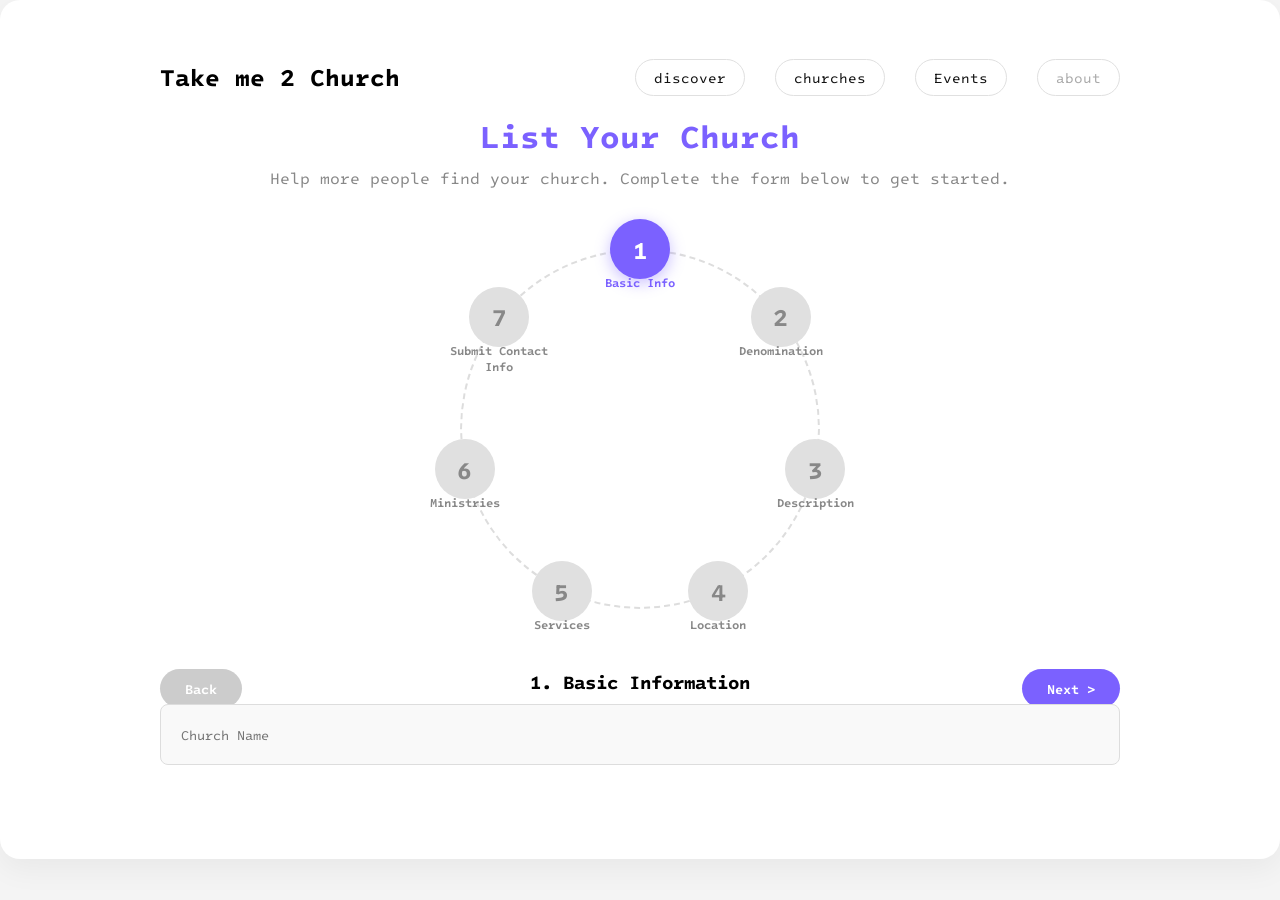
<file: about.html>
<!DOCTYPE html>
<html lang="en">
<head>
    <meta charset="UTF-8">
    <meta name="viewport" content="width=device-width, initial-scale=1.0">
    <title>about</title>
    <link rel="stylesheet" href="about.css">
    <link rel="stylesheet" href="main.css">
    <link href="https://fonts.googleapis.com/css2?family=Intel+One+Mono:wght@300;400;500;600;700&display=swap" rel="stylesheet">
</head>
<body>
   <!-- <header id="navbar"></header> -->
  <!-- <script src="/.js/nav.js"></script> -->

  <div class="main-container">
        
        <!-- HEADER -->
        <header>
          <header id="navbar"></header>
            <script src="nav.js"></script>
            <h1>List Your Church</h1>
            <p>Help more people find your church. Complete the form below to get started.</p>
        </header>

        <!-- THE CIRCULAR NAVIGATION -->
        <div class="circle-container">
            <div class="circle-path"></div> <!-- Visual dashed line (optional) -->
            
            <div class="steps-wrapper">
                <!-- Step 1 -->
                <div class="step-item active" data-step="1" style="--i:0;">
                    <div class="circle">1</div>
                    <span class="label">Basic Info</span>
                </div>
                <!-- Step 2 -->
                <div class="step-item" data-step="2" style="--i:1;">
                    <div class="circle">2</div>
                    <span class="label">Denomination</span>
                </div>
                <!-- Step 3 -->
                <div class="step-item" data-step="3" style="--i:2;">
                    <div class="circle">3</div>
                    <span class="label">Description</span>
                </div>
                <!-- Step 4 -->
                <div class="step-item" data-step="4" style="--i:3;">
                    <div class="circle">4</div>
                    <span class="label">Location</span>
                </div>
                <!-- Step 5 -->
                <div class="step-item" data-step="5" style="--i:4;">
                    <div class="circle">5</div>
                    <span class="label">Services</span>
                </div>
                <!-- Step 6 -->
                <div class="step-item" data-step="6" style="--i:5;">
                    <div class="circle">6</div>
                    <span class="label">Ministries</span>
                </div>
                <!-- Step 7 -->
                <div class="step-item" data-step="7" style="--i:6;">
                    <div class="circle">7</div>
                    <span class="label">Submit Contact Info</span>
                </div>
            </div>
        </div>

        <!-- THE FORM CONTENT -->
        <div class="form-content">
            <!-- We will toggle visibility of these forms -->
            <div class="form-step active" id="form-1">
                <h3>1. Basic Information</h3>
                <input type="text" placeholder="Church Name">
            </div>
            <div class="form-step" id="form-2">
                <h3>2. Denomination</h3>
                <input type="text" placeholder="e.g. Baptist, Catholic">
            </div>
            <div class="form-step" id="form-3">
                <h3>3. Short Description</h3>
                <textarea placeholder="Tell us about your church..."></textarea>
            </div>
            <div class="form-step" id="form-4">
                <h3>4. Location</h3>
                <input type="text" placeholder="Address">
            </div>
            <div class="form-step" id="form-5">
                <h3>5. Service Times</h3>
                <input type="text" placeholder="e.g. Sundays at 10 AM">
            </div>
            <div class="form-step" id="form-6">
                <h3>6. Ministries</h3>
                <input type="text" placeholder="e.g. Youth, Children's Ministry">
            </div>
            <div class="form-step" id="form-7">
                <h3>7. Contact Information</h3>
                <input type="text" placeholder="Email or Phone">
            <!-- Add other steps as needed... -->
        </div>

        <!-- CONTROLS -->
        <div class="controls">
            <button id="prevBtn" type="button" disabled>Back</button>
            <button id="nextBtn" type="button">Next ></button>
        </div>

    </div>
    <script src="about.js"></script>
  <script src="https://cdnjs.cloudflare.com/ajax/libs/gsap/3.12.5/gsap.min.js"></script>



</body>
</html>
</file>
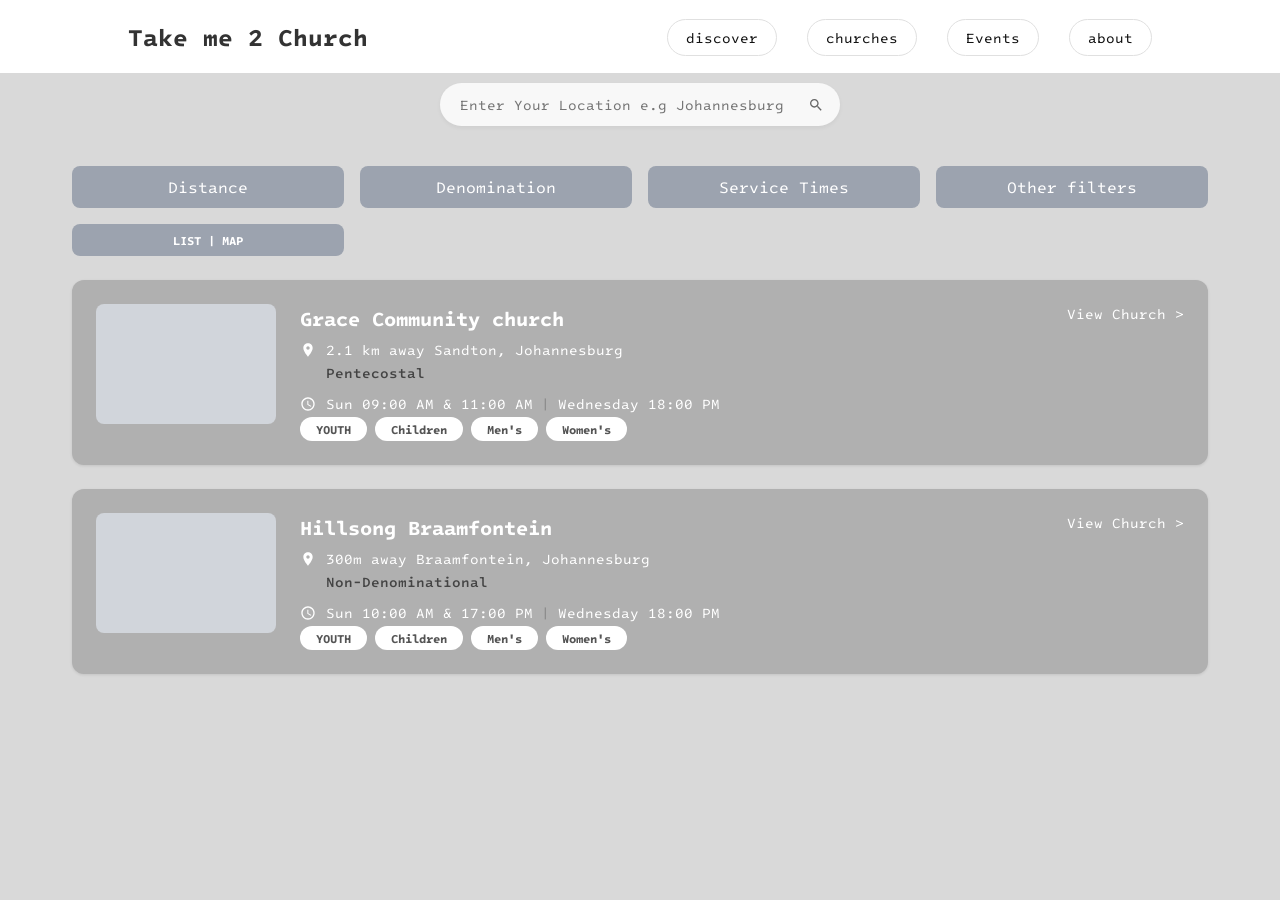
<file: discover.html>
<!DOCTYPE html>
<html lang="en">
<head>
    <meta charset="UTF-8">
    <meta name="viewport" content="width=device-width, initial-scale=1.0">
    <title>Discover</title>
    <link rel="stylesheet" href="main.css">
    <link rel="stylesheet" href="discover.css">
        <link href="https://fonts.googleapis.com/css2?family=Intel+One+Mono:wght@300;400;500;600;700&display=swap" rel="stylesheet">
</head>
<body>
    <header id="navbar"></header>
    <script src="nav.js"></script>
    <main class="container">

        <!-- Search -->
        <div class="search-wrapper">
            <div class="search-box">
                <input type="text" placeholder="Enter Your Location e.g Johannesburg">
                <!-- SVG Search Icon -->
                <svg class="search-icon" xmlns="http://www.w3.org/2000/svg" viewBox="0 0 24 24">
                    <path d="M15.5 14h-.79l-.28-.27C15.41 12.59 16 11.11 16 9.5 16 5.91 13.09 3 9.5 3S3 5.91 3 9.5 5.91 16 9.5 16c1.61 0 3.09-.59 4.23-1.57l.27.28v.79l5 4.99L20.49 19l-4.99-5zm-6 0C7.01 14 5 11.99 5 9.5S7.01 5 9.5 5 14 7.01 14 9.5 11.99 14 9.5 14z"/>
                </svg>
            </div>
        </div>

        <!-- Filters -->
        <div class="filter-section">
            <div class="filter-grid">
                <button class="filter-btn">Distance</button>
                <button class="filter-btn">Denomination</button>
                <button class="filter-btn">Service Times</button>
                <button class="filter-btn">Other filters</button>
                <button class="toggle-view" id="viewToggleBtn">LIST | MAP</button>
            </div>
            
        </div>

        <!-- Card List -->
        <div class="card-list">

            <!-- Card 1 -->
            <article class="church-card">
                <div class="card-image"></div>
                <div class="card-content">
                    <div class="card-header">
                        <h2 class="church-title">Grace Community church</h2>
                        <a href="#" class="view-link">View Church ></a>
                    </div>

                    <div class="info-row">
                        <!-- SVG Pin Icon -->
                        <svg class="info-icon" xmlns="http://www.w3.org/2000/svg" viewBox="0 0 24 24">
                            <path d="M12 2C8.13 2 5 5.13 5 9c0 5.25 7 13 7 13s7-7.75 7-13c0-3.87-3.13-7-7-7zm0 9.5c-1.38 0-2.5-1.12-2.5-2.5s1.12-2.5 2.5-2.5 2.5 1.12 2.5 2.5-1.12 2.5-2.5 2.5z"/>
                        </svg>
                        <span>2.1 km away Sandton, Johannesburg</span>
                    </div>
                    <div class="sub-text">Pentecostal</div>

                    <div class="info-row">
                        <!-- SVG Clock Icon -->
                        <svg class="info-icon" xmlns="http://www.w3.org/2000/svg" viewBox="0 0 24 24">
                            <path d="M11.99 2C6.47 2 2 6.48 2 12s4.47 10 9.99 10C17.52 22 22 17.52 22 12S17.52 2 11.99 2zM12 20c-4.42 0-8-3.58-8-8s3.58-8 8-8 8 3.58 8 8-3.58 8-8 8zm.5-13H11v6l5.25 3.15.75-1.23-4.5-2.67z"/>
                        </svg>
                        <span>Sun 09:00 AM & 11:00 AM</span>
                        <span class="time-separator">|</span>
                        <span>Wednesday 18:00 PM</span>
                    </div>

                    <div class="tags">
                        <span class="tag">YOUTH</span>
                        <span class="tag">Children</span>
                        <span class="tag">Men's</span>
                        <span class="tag">Women's</span>
                    </div>
                </div>
            </article>

            <!-- Card 2 -->
            <article class="church-card">
                <div class="card-image"></div>
                <div class="card-content">
                    <div class="card-header">
                        <h2 class="church-title">Hillsong Braamfontein</h2>
                        <a href="#" class="view-link">View Church ></a>
                    </div>

                    <div class="info-row">
                        <svg class="info-icon" xmlns="http://www.w3.org/2000/svg" viewBox="0 0 24 24">
                            <path d="M12 2C8.13 2 5 5.13 5 9c0 5.25 7 13 7 13s7-7.75 7-13c0-3.87-3.13-7-7-7zm0 9.5c-1.38 0-2.5-1.12-2.5-2.5s1.12-2.5 2.5-2.5 2.5 1.12 2.5 2.5-1.12 2.5-2.5 2.5z"/>
                        </svg>
                        <span>300m away Braamfontein, Johannesburg</span>
                    </div>
                    <div class="sub-text">Non-Denominational</div>

                    <div class="info-row">
                        <svg class="info-icon" xmlns="http://www.w3.org/2000/svg" viewBox="0 0 24 24">
                            <path d="M11.99 2C6.47 2 2 6.48 2 12s4.47 10 9.99 10C17.52 22 22 17.52 22 12S17.52 2 11.99 2zM12 20c-4.42 0-8-3.58-8-8s3.58-8 8-8 8 3.58 8 8-3.58 8-8 8zm.5-13H11v6l5.25 3.15.75-1.23-4.5-2.67z"/>
                        </svg>
                        <span>Sun 10:00 AM & 17:00 PM</span>
                        <span class="time-separator">|</span>
                        <span>Wednesday 18:00 PM</span>
                    </div>

                    <div class="tags">
                        <span class="tag">YOUTH</span>
                        <span class="tag">Children</span>
                        <span class="tag">Men's</span>
                        <span class="tag">Women's</span>
                    </div>
                </div>
            </article>

        </div>
    
    </main>

    <script src="discover.js"></script>
    <script src="toggle.js"></script>
</body>
</html>
</file>
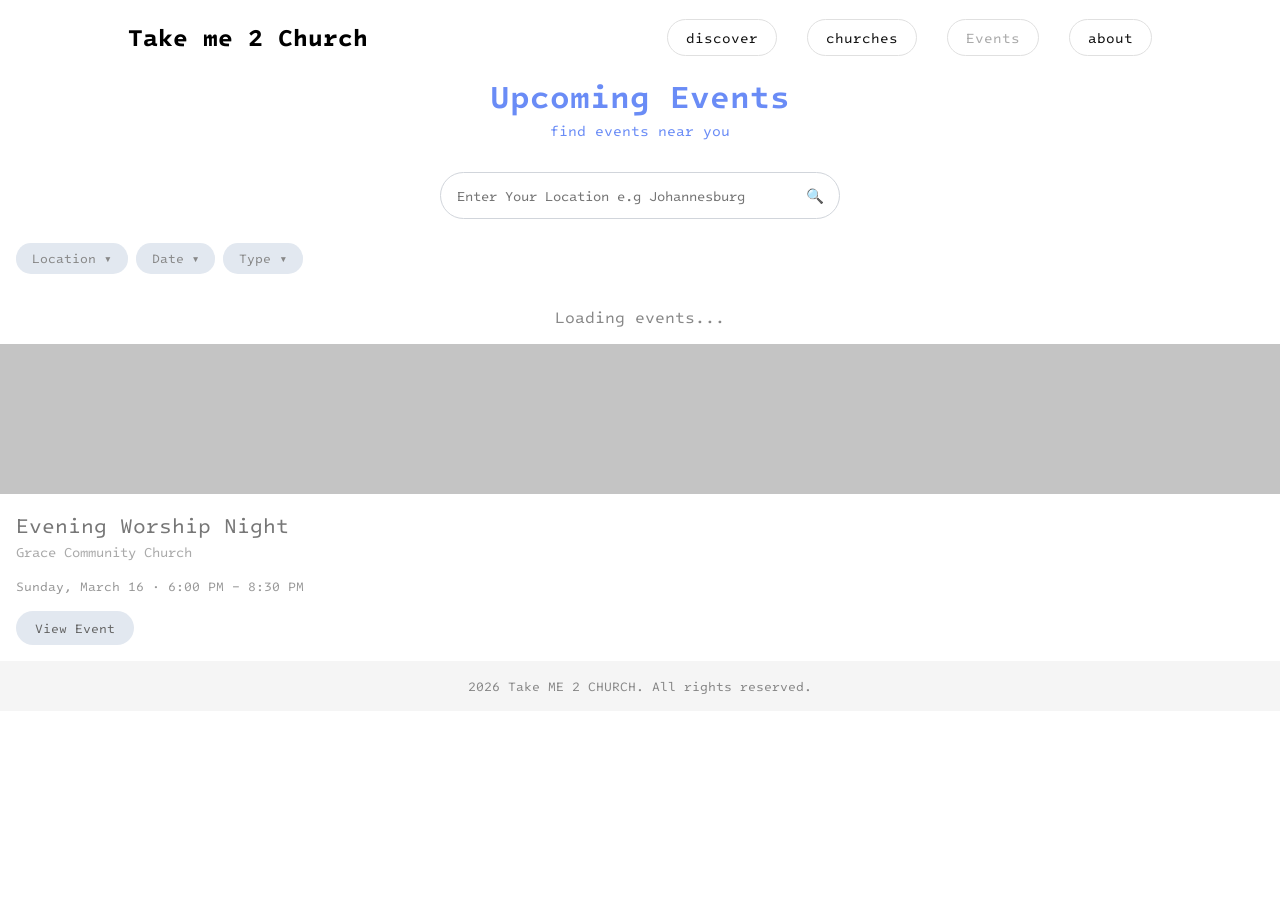
<file: events.html>
<!DOCTYPE html>
<html lang="en">
<head>
    <meta charset="UTF-8">
    <meta name="viewport" content="width=device-width, initial-scale=1.0">
    <title>Events</title>
    <link rel="stylesheet" href="main.css">
    <link rel="stylesheet" href="events.css">
    <link href="https://fonts.googleapis.com/css2?family=Intel+One+Mono:wght@300;400;500;600;700&display=swap" rel="stylesheet">
    <link href="https://fonts.googleapis.com/css2?family=Road+Rage&display=swap" rel="stylesheet">
</head>

<main class="main-content">
 <body class="loaded">
  <header id="navbar"></header>
   <script src="nav.js"></script>
   <script src="main.js"></script>

<body>
    
        <div class="page-title">
            <h1>Upcoming Events</h1>
            <p>find events near you</p>
        </div>

        <div class="search-container">
            <div class="search-input-wrapper">
                <input type="text" id="locationSearch" placeholder="Enter Your Location e.g Johannesburg">
            </div>
        </div>

        <div class="filters">
            <button class="filter-btn">Location ▾</button>
            <button class="filter-btn">Date ▾</button>
            <button class="filter-btn">Type ▾</button>
        </div>

        <!-- Container where JS will inject cards -->
        <div class="events-list" id="eventsList">
            <section class="section">
              <div id="results" class="card-grid" aria-live="polite"></div>
            </section>
            <!-- Loading state -->
            <p id="loadingText" style="text-align:center; color:#888;">Loading events...</p>

            <div class="events-cards">
            <!-- Event cards will be dynamically injected here by JS -->
              <!-- Left: Image Placeholder -->
      <div class="event-image"></div>

      <!-- Right: Event Details -->
      <div class="event-details">
        <div class="event-info">
          <h3 class="event-title">Evening Worship Night</h3>
          <p class="church-name">Grace Community Church</p>
          <p class="event-time">Sunday, March 16 · 6:00 PM – 8:30 PM</p>
        </div>
             <button class="btn-view-event">View Event</button>
             

        </div>
           
        <div class = "footer">
            <p>2026 Take ME 2 CHURCH. All rights reserved.</p>
        </div>
    
</body>
</html>
</file>
<file: about.css>
:root {
    --primary-color: #7B61FF; /* Your Figma Purple */
    --bg-color: #f4f4f4;
    --circle-radius: 180px; /* Distance from center */
}
.header{
    margin: 0;
    padding: 0;
    box-sizing: border-box;
    font-family: 'Intel One Mono', monospace;
}  
.nav-link {
    text-decoration: none;
    padding: 8px 18px;
    border: 0.5px solid #e0e0e0;
    border-radius: 20px;
    font-size: 0.875rem;
    color: #111;
    transition: background-color 0.2s, border-color 0.2s;
}

.nav-link:hover {
    background-color: #f5f5f5;
    border-color: #aaa;
}

/* greyed out active page */
.nav-link.active {
    color: #aaa;
    border-color: #e0e0e0;
    background-color: transparent;
    pointer-events: none;
    cursor: default;
}
nav{
    display: flex;
    flex-direction: row;
    justify-content: space-between;
    align-items: center;
    padding: 20px 10%;
    background-color: #ffffff;
    position: sticky;
    top: 0;
    gap: 20px;
}
nav ul {
    display: flex;
    list-style: none;
    gap: 30px;
    padding: 0;
    margin: 0;
}

ul {
    display: block;
    list-style-type: disc;
    margin-block-start: 1em;
    margin-block-end: 1em;
    padding-inline-start: 40px;
}

body {
    font-family: 'Inter', sans-serif;
    background-color: var(--bg-color);
    margin: 0;
    min-height: 100vh;
}

.main-container {
    background: white;
    padding: 40px;
    border-radius: 20px;
    box-shadow: 0 10px 30px rgba(0,0,0,0.05);
    text-align: center;
    overflow: hidden;
}

header h1 { color: var(--primary-color); margin-bottom: 10px; }
header p { color: #888; margin-bottom: 40px; }

/* --- CIRCULAR NAVIGATION CSS --- */
.circle-container {
    position: relative;
    width: 400px; 
    height: 400px;
    margin: 30px auto;
    display: flex;
    justify-content: center;
    align-items: center;
    overflow:visible;
}

.steps-wrapper {
    position: absolute;
    inset: 0;
    width: 100%;
    height: 100%;
    border-radius: 50%;
    transform-origin: center;
    /* GSAP roatationn */
}

/* Positioning the items */
.step-item {
    
    position: absolute;
    width:100px;
    height: 100px;
      display: flex;
    flex-direction: column;
    align-items: center;
    justify-content: center;
  
    transform: translate(-50%, -50%);
    z-index: 2;
     
    
  
    
}

/* The Circle Background */
.step-item .circle {
    width: 60px;
    height: 60px;
    background-color: #E0E0E0;
    border-radius: 50%;
    display: flex;
    justify-content: center;
    align-items: center;
    font-size: 24px;
    font-weight: bold;
    color: #888;
    transition: all 0.3s ease;
}

/* Active State for Circle */
.step-item.active .circle {
    background-color: var(--primary-color);
    color: white;
    box-shadow: 0 4px 15px rgba(123, 97, 255, 0.4);
   
}

.step-item .label {
    margin-top: 10px;
    font-size: 12px;
    font-weight: 600;
    color: #888;
    position: absolute; /* Keep label close to circle */
    top: 65px;
}

.circle-path {
    position: absolute;
    width: 360px;
    height: 360px;
    border: 2px dashed #ddd;
    border-radius: 50%;
    pointer-events: none;
}
.step-item.active .label { color: var(--primary-color); }

/* --- FORM CONTENT --- */
.form-content {
    margin-top: 20px;
    min-height: 150px; /* Prevent layout jump */
    position: relative;
}

.form-step {
    display: none; /* Hidden by default */
    position: absolute;
    width: 100%;
    left: 0;
    top: 0;
}

.form-step.active { display: block; }

input, textarea {
    width: 80%;
    padding: 20px;
    border: 1px solid #ddd;
    border-radius: 8px;
    background: #f9f9f9;
    margin-top: 10px;
    font-family: inherit;
}

/* Controls */
.controls {
    margin-top: 40px;
    display: flex;
    justify-content: space-between;
    width: 80%;
    margin-left: auto;
    margin-right: auto;
}

button {
    padding: 10px 25px;
    border: none;
    background: var(--primary-color);
    color: white;
    border-radius: 20px;
    cursor: pointer;
    font-weight: 600;
    transition: opacity 0.2s;
}
button:hover { opacity: 0.9; }

button:disabled { background: #ccc; cursor: not-allowed; }
@media (max-width: 768px) {
    nav {
        flex-direction: column;
        gap: 20px;
    }
    nav ul{
        flex-direction: column;
        text-align: center;
    }
    section{
        padding:60px 7%;
    }

}
</file>
<file: main.css>
* {
    margin: 0;
    padding: 0;
    box-sizing: border-box;
    font-family: 'Intel One Mono', monospace;
}  
.nav-link {
    text-decoration: none;
    padding: 8px 18px;
    border: 0.5px solid #e0e0e0;
    border-radius: 20px;
    font-size: 0.875rem;
    color: #111;
    transition: background-color 0.2s, border-color 0.2s;
}

.nav-link:hover {
    background-color: #f5f5f5;
    border-color: #aaa;
}

/* greyed out active page */
.nav-link.active {
    color: #aaa;
    border-color: #e0e0e0;
    background-color: transparent;
    pointer-events: none;
    cursor: default;
}
nav{
    display: flex;
    flex-direction: row;
    justify-content: space-between;
    align-items: center;
    padding: 20px 10%;
    background-color: #ffffff;
    position: sticky;
    top: 0;
    gap: 20px;
}
nav ul {
    display: flex;
    list-style: none;
    gap: 30px;
    padding: 0;
    margin: 0;
}

ul {
    display: block;
    list-style-type: disc;
    margin-block-start: 1em;
    margin-block-end: 1em;
    padding-inline-start: 40px;
}
.hero{
    display: flex;
    flex-direction: column;
    justify-content: center;
    align-items: center;
    text-align: center;
    padding: 100px 10%;
    background-color: #f5f5f5;
}
 .search-form{
    padding: 20px;
    display: flex;
    align-items: center;
    justify-content: center;
    gap: 10px;
 }
 .search-panel{
  
    width:100%;
    max-width: 720px;
    padding:24px;
    background-color: #f5f5f5;
    margin:auto;
    border:1px solid #e0e0e0;
    border-radius: 16px;
    box-shadow: 0 8px 24px rgba(23, 61, 53, 0.06);

 }
 .search-label {
  display: block;
  color: #2d0f6e;
  font-size: 15px;
  font-weight: 600;
  margin-bottom: 2px;
 }
 .search-controls{
    display: Grid;
    grid-template-columns: minmax(0, 1fr) auto;
    align-items: stretch;
    gap: 10px;
 }
 #location-search {
  width: 100%;
  min-width: 0;
  min-height: 50px;
  padding: 0 16px;

  border: 1px solid #D9E0DC;
  border-radius: 10px;
  background-color: #FFFFFF;

  color: #202A27;
  font-family: inherit;
  font-size: 15px;

  outline: none;
  transition: border-color 0.2s ease,
              box-shadow 0.2s ease;
}

#location-search::placeholder {
  color: #89948F;
}

#location-search:focus {
  border-color: #8293D0;
  box-shadow: 0 0 0 3px rgba(23, 61, 53, 0.12);
}
.search-controls .button-primary {
  min-height: 50px;
  padding: 0 22px;

  display: inline-flex;
  align-items: center;
  justify-content: center;
  gap: 10px;

  background-color: #8293D0;
  color: #FFFFFF;

  border: 1px solid #000000;
  border-radius: 10px;

  font-family: inherit;
  font-size: 14px;
  font-weight: 600;

  cursor: pointer;
  transition: background-color 0.2s ease,
              transform 0.2s ease,
              box-shadow 0.2s ease;
}

.search-controls .button-primary:hover {
  background-color: #8293D0;
  border-color: #0b37d454;
}

.search-controls .button-primary:active {
  transform: scale(0.98);
}

.search-controls .button-primary:focus-visible,
.location-button:focus-visible {
  outline: 3px solid rgba(56, 23, 61, 0.3);
  outline-offset: 3px;
}
.location-button {
  align-self: flex-start;

  display: inline-flex;
  align-items: center;
  gap: 8px;

  padding: 5px 0;
  margin-top: 2px;

  background: transparent;
  border: none;

  color: #8293D0;
  font-family: inherit;
  font-size: 14px;
  font-weight: 600;

  cursor: pointer;
  transition: color 0.2s ease;
}

.location-button:hover {
  color: #450375;
  text-decoration: underline;
}

.location-button span {
  font-size: 19px;
}
.form-message {
  margin: 0;
  padding: 10px 12px;

  background-color: #F7F8F6;
  border-radius: 8px;

  color: #64716C;
  font-size: 13px;
  line-height: 1.5;

}
.footer{ 
    text-align: center;
    padding: 20px 10%;
    background-color: #f5f5f5;
    color: #888;

}
@media (max-width: 768px) {
    nav {
        flex-direction: column;
        gap: 20px;
    }
    nav ul{
        flex-direction: column;
        text-align: center;
    }
    section{
        padding:60px 7%;
    }

}
</file>
<file: discover.css>
:root {
            --bg-body: #d9d9d9;
            --bg-card: #b0b0b0;
            --text-main: #333;
            --text-white: #ffffff;
            --text-muted: #e0e0e0;
            --primary-blue: #6366f1; /* Indigo/Blue similar to logo */
            --btn-grey: #9ca3af;
            --font-family: 'Segoe UI', Roboto, Helvetica, Arial, sans-serif;
        }

        * {
            box-sizing: border-box;
            margin: 0;
            padding: 0;
        }

        body {
            font-family: var(--font-family);
            background-color: var(--bg-body);
            color: var(--text-main);
            min-height: 100vh;
            display: flex;
            flex-direction: column;
        }

        a { text-decoration: none; color: inherit; }
        button { cursor: pointer; border: none; font-family: inherit; }
        ul { list-style: none; }

        /* --- HEADER --- */
        .header {
            display: flex;
            justify-content: space-between;
            align-items: center;
            padding: 16px 32px;
            max-width: 1200px;
            margin: 0 auto;
            width: 100%;
        }

        .logo {
            font-size: 20px;
            font-weight: 700;
            color: var(--primary-blue);
        }

        .nav-links {
            display: flex;
            gap: 24px;
            font-size: 14px;
            color: #666;
        }

        .nav-links a:hover {
            color: #000;
        }

        .nav-links a.active {
            color: #000;
            font-weight: 700;
        }

        .btn-list-church {
            background-color: var(--primary-blue);
            color: white;
            padding: 6px 20px;
            border-radius: 999px;
            font-size: 14px;
            font-weight: 600;
            transition: opacity 0.2s;
        }

        .btn-list-church:hover {
            opacity: 0.9;
        }

        /* --- MAIN CONTAINER --- */
        .container {
            max-width: 1200px;
            margin: 0 auto;
            padding: 0 32px;
            width: 100%;
            flex-grow: 1;
        }

        /* --- SEARCH BAR --- */
        .search-wrapper {
            display: flex;
            justify-content: center;
            margin-bottom: 40px;
            margin-top:10px;
        }

        .search-box {
            position: relative;
            width: 100%;
            max-width: 400px;
        }

        .search-box input {
            width: 100%;
            padding: 12px 20px;
            padding-right: 40px;
            border-radius: 999px;
            border: none;
            background: rgba(255, 255, 255, 0.815);
            font-size: 14px;
            box-shadow: 0 2px 4px rgba(0,0,0,0.05);
            outline: none;
        }

        .search-icon {
            position: absolute;
            right: 16px;
            top: 50%;
            transform: translateY(-50%);
            width: 16px;
            height: 16px;
            fill: #666;
        }

        /* --- FILTERS --- */
        .filter-section {
            display: flex;
            justify-content: space-between;
            align-items: center;
            margin-bottom: 24px;
            gap: 16px;
        }

        .filter-grid {
            display: grid;
            grid-template-columns: repeat(4, 1fr);
            gap: 16px;
            width: 100%;
        }

        .filter-btn {
            background-color: var(--btn-grey);
            color: white;
            padding: 10px 18px;
            border-radius: 8px;
            font-size: 16px;
            text-align: center;
            transition: background 0.2s;
        }

        .filter-btn:hover {
            background-color: #888;
        }

        .toggle-view {
            background-color: var(--btn-grey);
            color: white;
            padding: 8px 16px;
            border-radius: 8px;
            font-size: 12px;
            font-weight: 700;
            white-space: nowrap;
        }
        .toggle-view:hover {
            background-color: #888;
        }
        .toggle-view.active {
            background-color: var(--primary-blue);
        }
        

        /* --- CHURCH CARDS --- */
        .card-list {
            display: flex;
            flex-direction: column;
            gap: 24px;
            padding-bottom: 40px;
        }

        .church-card {
            background-color: var(--bg-card);
            border-radius: 12px;
            padding: 24px;
            display: flex;
            gap: 24px;
            box-shadow: 0 1px 3px rgba(0,0,0,0.1);
        }

        .card-image {
            width: 180px;
            height: 120px;
            background-color: #d1d5db; /* Light grey placeholder */
            border-radius: 8px;
            flex-shrink: 0;
        }

        .card-content {
            flex-grow: 1;
            display: flex;
            flex-direction: column;
            color: var(--text-white);
        }

        .card-header {
            display: flex;
            justify-content: space-between;
            align-items: flex-start;
            margin-bottom: 8px;
        }

        .church-title {
            font-size: 20px;
            font-weight: 700;
            color: white;
        }

        .view-link {
            font-size: 14px;
            color: white;
            text-decoration: none;
        }

        .view-link:hover { text-decoration: underline; }

        .info-row {
            display: flex;
            align-items: center;
            font-size: 14px;
            margin-bottom: 4px;
            color: white;
        }

        .info-icon {
            width: 16px;
            height: 16px;
            margin-right: 10px;
            fill: currentColor;
            flex-shrink: 0;
        }

        .sub-text {
            font-size: 14px;
            color: #444; /* Darker grey for denomination */
            margin-left: 26px;
            margin-bottom: 12px;
            font-weight: 500;
        }

        .time-separator {
            margin: 0 8px;
            color: #888;
        }

        /* Tags */
        .tags {
            display: flex;
            gap: 8px;
            flex-wrap: wrap;
            margin-top: auto; /* Pushes tags to bottom if needed */
        }

        .tag {
            background-color: white;
            color: #555;
            font-size: 12px;
            font-weight: 700;
            padding: 4px 16px;
            border-radius: 999px;
            display: inline-block;
        }

        /* --- RESPONSIVE DESIGN --- */
        @media (max-width: 900px) {
            .filter-grid {
                grid-template-columns: 1fr 1fr;
            }
            .toggle-view { display: none; }
        }

        @media (max-width: 768px) {
            .header {
                flex-direction: column;
                gap: 16px;
                padding: 16px;
            }
            .nav-links { display: none; } /* Hide nav on mobile for simplicity */
            
            .church-card {
                flex-direction: column;
            }
            .card-image {
                width: 100%;
                height: 200px;
            }
            
            .filter-grid {
                grid-template-columns: 1fr;
            }
            .view-link {
                display: none; /* Hide view link on mobile to save space */
            }
        }
</file>
<file: events.css>
/* Base Styles & Typography */
        :root {
            --primary-color: #6a8cf6; /* Matching your Figma purple/blue */
            --bg-color: #f4f5f8;
            --card-bg: #ffffff;
            --text-main: #333333;
            --text-muted: #888888;
            --border-color: #d1d5db;
        }

        /* { box-sizing: border-box; margin: 0; padding: 0; font-family: 'Road Rage', sans-serif; }
        
        body { background-color: var(--bg-color); color: var(--text-main); }

        /* Navigation Header */
        /*header {
            display: flex;
            justify-content: space-between;
            align-items: center;
            padding: 1rem 2rem;
            background: transparent;
        }
        .logo { font-size: 1.2rem; font-weight: 700; color: var(--primary-color); }
        .nav-links { display: flex; gap: 1.5rem; font-size: 0.85rem; color: var(--text-muted); }
        .nav-links a { text-decoration: none; color: inherit; }
        .nav-links a.active { color: var(--text-main); font-weight: bold; }
        .btn-login {
            background: var(--primary-color); color: white; border: none;
            padding: 0.5rem 1rem; border-radius: 20px; font-size: 0.8rem; cursor: pointer;
        }

        /* Main Container */
        /*main {margin: 2rem auto; padding: 0 1rem; }

        /* Page Titles */
    
        .page-title { text-align: center; margin-bottom: 2rem; }
        .page-title h1 { font-size: 2rem; color: var(--primary-color); font-weight: 600; margin-bottom: 0.2rem; }
        .page-title p { color: var(--primary-color); font-size: 0.9rem; }

        /* Search Bar */
        .search-container {
            display: flex; justify-content: center; margin-bottom: 1.5rem;
        }
        .search-input-wrapper {
            position: relative; width: 100%; max-width: 400px;
        }
        .search-input-wrapper input {
            width: 100%; padding: 0.8rem 2.5rem 0.8rem 1rem;
            border: 1px solid var(--border-color); border-radius: 25px;
            font-size: 0.85rem; outline: none; background: white;
        }
        .search-input-wrapper::after {
            content: '🔍'; position: absolute; right: 1rem; top: 50%;
            transform: translateY(-50%); font-size: 0.9rem; color: var(--text-muted);
        }

        /* Filters */
        .filters {
            display: flex; gap: 0.5rem; margin-bottom: 1rem;
            padding: 0 1rem; overflow-x: auto; scrollbar-width: thin; scrollbar-color: var(--border-color) transparent;
        }
        .filter-btn {
            
            background: #e2e8f0; border: none; padding: 0.4rem 1rem;
            border-radius: 15px; font-size: 0.8rem; color: var(--text-muted); cursor: pointer;
            display: flex; align-items: center; gap: 0.3rem;
        }

        /* Event Cards List */
        .events-list { display: flex; flex-direction: column; gap: 1rem; }

        .event-card {
            display: flex; background: var(--card-bg); border-radius: 12px;
            border: 2px solid var(--border-color); overflow: hidden;
            align-items: stretch; transition: transform 0.2s;
        }
        .event-card:hover { transform: translateY(-2px); box-shadow: 0 4px 12px rgba(0,0,0,0.05); }

        /* Left side: Image Placeholder */
        .event-image {
            width: 250px; min-height: 140px;
            background-color: #c4c4c4; /* Grey placeholder matching Figma */
            flex-shrink: 0;
            /* If you fetch real images from API, you would set background-image here */
            background-size: cover; background-position: center;
        }

        /* Right side: Event Details */
        .event-details {
            padding: 1.5rem; display: flex; flex-direction: column; justify-content: space-between; flex-grow: 1;
        }
        .event-info h3 { font-size: 1.3rem; font-weight: 400; color: #777; margin-bottom: 0.2rem; }
        .event-info .church-name { font-size: 0.85rem; color: #aaa; margin-bottom: 1rem; }
        .event-info .event-time { font-size: 0.8rem; color: #999; }

        /* View Event Button */
        .btn-view-event {
            align-self: flex-end; background: #e2e8f0; border: none;
            padding: 0.5rem 1.2rem; border-radius: 20px; font-size: 0.8rem;
            color: #666; cursor: pointer; transition: background 0.2s;
        }
        .btn-view-event:hover { background: #d1d5db; }

        .footer {
            text-align: center; padding: 1rem 0; color: var(--text-muted); font-size: 0.8rem;
        }

        /* Responsive Design */
        @media (max-width: 768px) {}
            .event-card { flex-direction: column; }
            .event-image { width: 100%; height: 150px; }
            .event-details { padding: 1rem; }
            .btn-view-event { align-self: flex-start; margin-top: 1rem; }

            @media (max-width: 768px) {
    nav {
        flex-direction: column;
        gap: 20px;
    }
    nav ul{
        flex-direction: column;
        text-align: center;
    }
    section{
        padding:60px 7%;
    }

}
</file>
